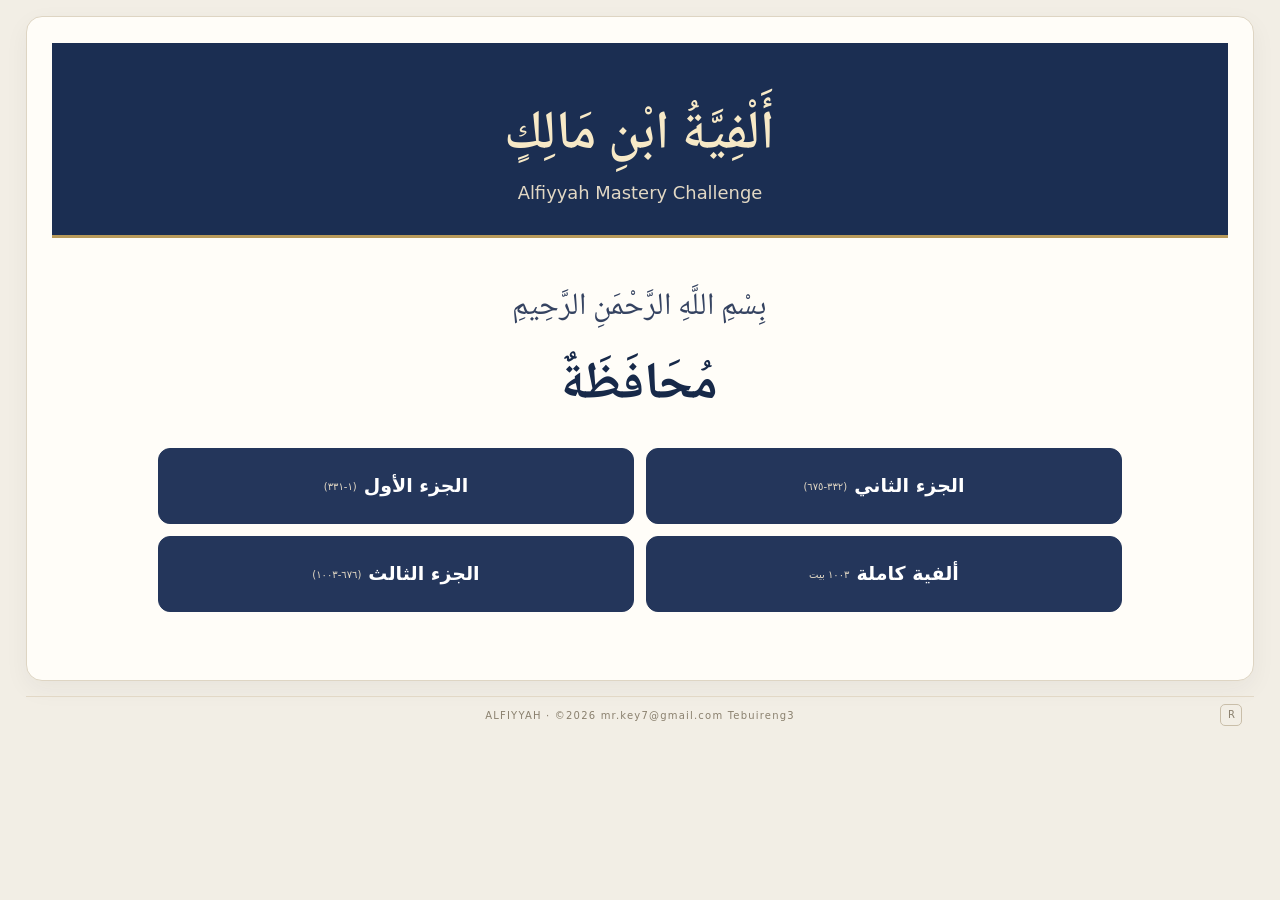
<file: index.html>
<!doctype html>
<html lang="id">
<head>
<meta charset="utf-8">
<meta name="viewport" content="width=device-width, initial-scale=1">
<meta name="theme-color" content="#172554">
<link href="https://fonts.googleapis.com/css2?family=Noto+Naskh+Arabic:wght@400;500;600;700&display=swap" rel="stylesheet">
<!-- Aset CSS memakai token unik setelah tombol R agar cache HTTP tidak dipakai. -->
<script>
(() => {
    const token = new URLSearchParams(location.search).get("_fresh");
    const suffix = token ? "?_fresh=" + encodeURIComponent(token) : "";
    [
        "./gaya/dasar.css",
        "./gaya/potret-sempit.css",
        "./gaya/potret-lebar.css",
        "./gaya/landskap-pendek.css",
        "./gaya/landskap-tinggi.css"
    ].forEach(alamat => {
        const tautan = document.createElement("link");
        tautan.rel = "stylesheet";
        tautan.href = alamat + suffix;
        document.head.appendChild(tautan);
    });
})();
</script>
<title>Alfiyyah - Belajar Alfiyyah Ibnu Malik</title>
</head>
<body>
<main class="wadah-aplikasi">
<section class="panel panel-beranda" id="beranda">
        <div class="identitas-beranda">
            <h1 class="judul-arab" lang="ar">أَلْفِيَّةُ ابْنِ مَالِكٍ</h1>
						<p class="subjudul-beranda">Alfiyyah Mastery Challenge</p>
        </div>
        <div class="isi-beranda">
            <p class="basmalah" lang="ar">بِسْمِ اللَّهِ الرَّحْمَنِ الرَّحِيمِ</p>
             <button class="mode-arab" id="modeArab" type="button">
    <span lang="ar">مُحَافَظَةٌ</span>
</button>
                    <div class="pilihan-bagian">
                        <button class="tombol-bagian" data-bagian="awal" type="button" disabled><strong lang="ar">الجزء الأول</strong><span>(١-٣٣١)</span></button>
                        <button class="tombol-bagian" data-bagian="tsani" type="button" disabled><strong lang="ar">الجزء الثاني</strong><span>(٣٣٢-٦٧٥)</span></button>
                        <button class="tombol-bagian" data-bagian="tsalits" type="button" disabled><strong lang="ar">الجزء الثالث</strong><span>(٦٧٦-١٠٠٣)</span></button>
                        <button class="tombol-bagian" data-bagian="semua" type="button" disabled><strong lang="ar">ألفية كاملة</strong><span lang="ar">١٠٠٣ بيت</span></button>
                    </div>
                </section>
            </div>
            <div class="status-pemuatan" id="statusPemuatan" role="status" aria-live="polite">Memuat data Alfiyyah...</div>
        </div>
        <footer class="kaki-beranda"><span>ALFIYYAH · ©2026 mr.key7@gmail.com Tebuireng3</span><button class="tombol-hapus-tembolok" id="tombolAturUlangTembolok" type="button" aria-label="Reset cache" title="Reset cache">R</button></footer>
    </section>

    </main>
<script>
(() => {
    const token = new URLSearchParams(location.search).get("_fresh");
    const skrip = document.createElement("script");
    skrip.src = "./halaman-pembuka/app.js" +
        (token ? "?_fresh=" + encodeURIComponent(token) : "");
    document.body.appendChild(skrip);
})();
</script>
</body>
</html>
</file>
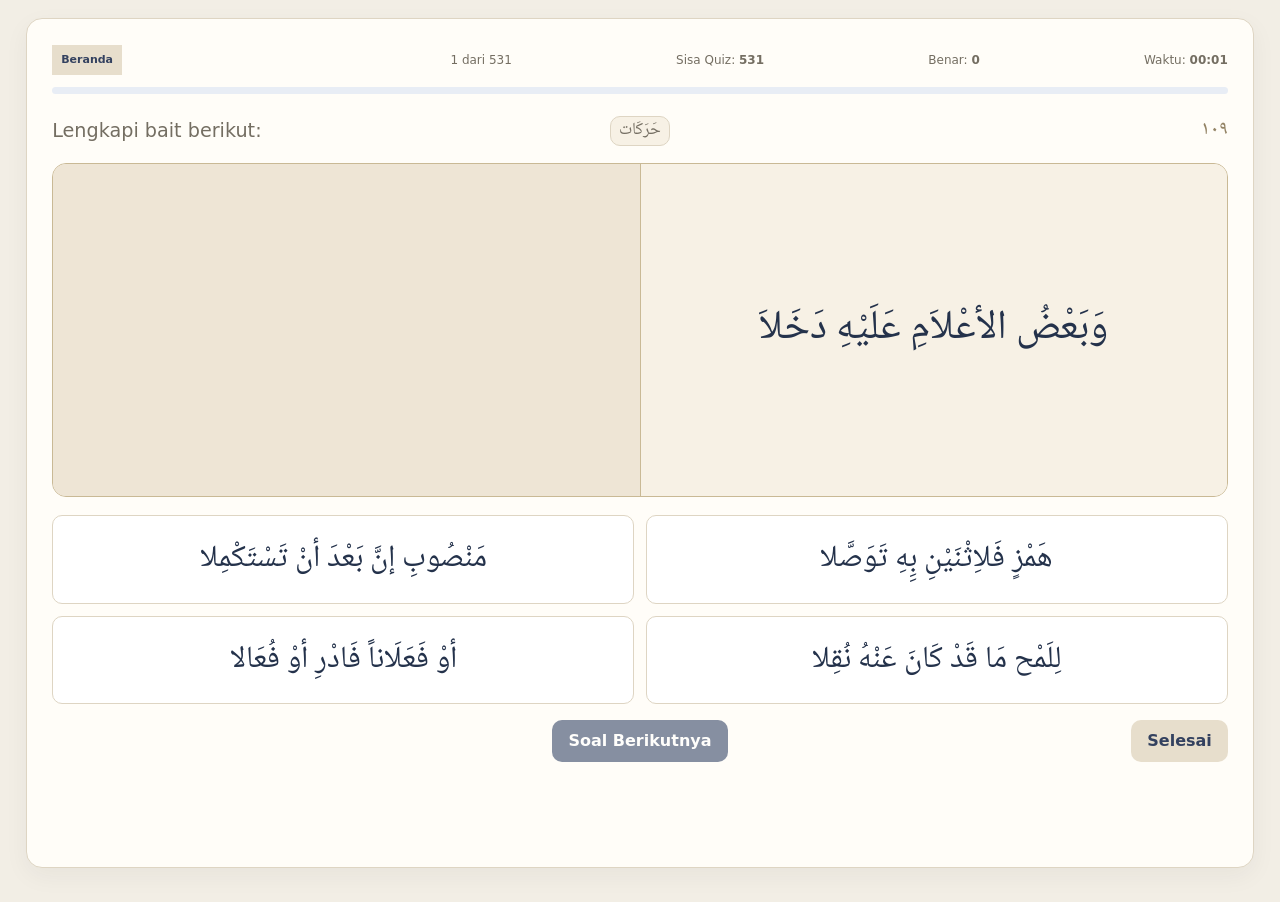
<file: asilah/index.html>
<!doctype html>
<html lang="id">
<head>
<meta charset="utf-8">
<meta name="viewport" content="width=device-width, initial-scale=1">
<meta name="theme-color" content="#172554">
<link href="https://fonts.googleapis.com/css2?family=Noto+Naskh+Arabic:wght@400;500;600;700&display=swap" rel="stylesheet">
<script>
(() => {
    const token = new URLSearchParams(location.search).get("_fresh");
    const suffix = token ? "?_fresh=" + encodeURIComponent(token) : "";
    [
        "./gaya/dasar.css",
        "./gaya/potret-sempit.css",
        "./gaya/potret-lebar.css",
        "./gaya/landskap-pendek.css",
        "./gaya/landskap-tinggi.css",
        "./gaya/penyesuaian.css"
    ].forEach(alamat => {
        const tautan = document.createElement("link");
        tautan.rel = "stylesheet";
        tautan.href = alamat + suffix;
        document.head.appendChild(tautan);
    });
})();
</script>
<title>Asilah · Alfiyyah</title>
</head>
<body>
<main class="wadah-aplikasi">
    <p class="status-pemuatan" id="statusPemuatan" role="status" aria-live="polite">Memuat data Alfiyyah...</p>
    <section class="panel" id="kuis">
        <div class="info-kuis">
            <a class="sekunder" href="../index.html" style="display:inline-flex;align-items:center;text-decoration:none">Beranda</a>
            <span id="labelBagian" lang="ar"></span>
            <span id="nomorSoal">1 dari 0</span>
            <span>Sisa Quiz: <strong id="sisaKuis">0</strong></span>
            <span>Benar: <strong id="skor">0</strong></span>
            <span>Waktu: <strong id="waktu">00:00</strong></span>
        </div>
        <div class="jalur-kemajuan"><div id="batangKemajuan"></div></div>
        <div class="judul-soal">
            <p class="label-soal">Lengkapi bait berikut:</p>
            <button class="tombol-harakat" id="tombolHarakat" type="button" lang="ar" aria-label="Ubah tampilan harakat" aria-pressed="true">حَرَكَات</button>
            <div class="nomor-bait" id="nomorBait" lang="ar"></div>
        </div>
        <div class="wadah-bait" id="wadahBait">
            <div class="setengah-bait" id="setengahKanan" lang="ar"></div>
            <div class="setengah-bait" id="setengahKiri" lang="ar"></div>
        </div>
        <div class="daftar-pilihan" id="daftarPilihan"></div>
        <div class="aksi">
            <div class="umpan-balik" id="umpanBalik" aria-live="polite"></div>
            <button class="utama" id="tombolBerikutnya" type="button" disabled>Soal Berikutnya</button>
            <button class="sekunder" id="tombolSelesai" type="button">Selesai</button>
        </div>
    </section>
    <section class="panel" id="hasil">
        <p class="label-soal">Sesi kuis selesai</p>
        <div class="skor-hasil" id="skorAkhir">0/0</div>
        <div class="rincian-hasil" id="rincianAkhir"></div>
        <div class="aksi aksi-hasil">
            <button class="utama" id="tombolUlangi" type="button">Ulangi Bagian Ini</button>
            <button class="sekunder" id="tombolBeranda" type="button">Kembali ke Beranda</button>
        </div>
    </section>
</main>
<script>
(() => {
    const token = new URLSearchParams(location.search).get("_fresh");
    const suffix = token ? "?_fresh=" + encodeURIComponent(token) : "";
    document.querySelectorAll('a[href="../index.html"]').forEach(tautan => {
        if (!token) return;
        const alamat = new URL(tautan.href);
        alamat.searchParams.set("_fresh", token);
        tautan.href = alamat.href;
    });

    ["../global/teks.js", "./app.js"].forEach(alamat => {
        const skrip = document.createElement("script");
        skrip.src = alamat + suffix;
        skrip.async = false;
        document.body.appendChild(skrip);
    });
})();
</script>
</body>
</html>
</file>
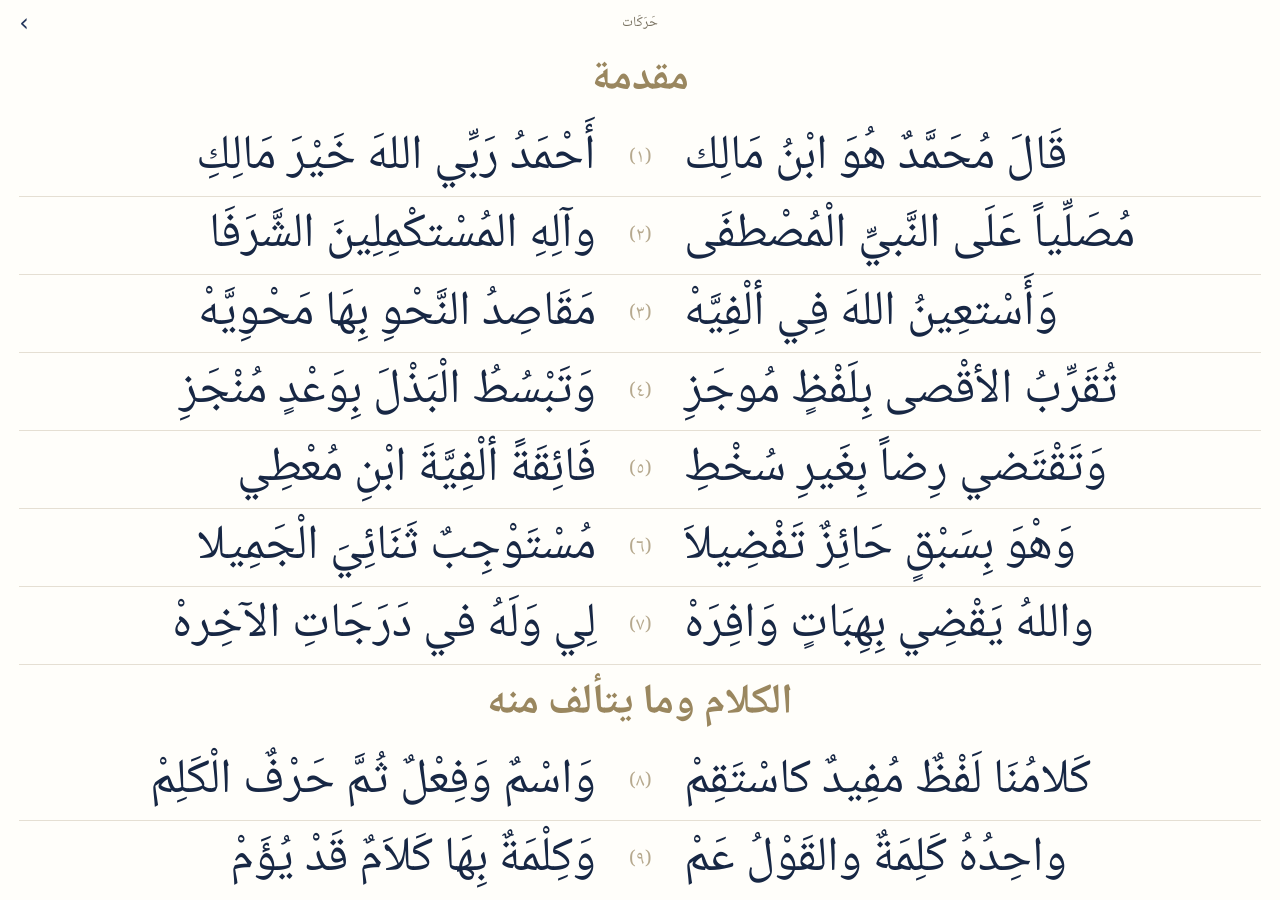
<file: muhafadzah/index.html>
<!doctype html>
<html lang="id">
<head>
<meta charset="utf-8">
<meta name="viewport" content="width=device-width, initial-scale=1">
<meta name="theme-color" content="#172554">
<link href="https://fonts.googleapis.com/css2?family=Noto+Naskh+Arabic:wght@400;500;600;700&display=swap" rel="stylesheet">
<script>
(() => {
    const token = new URLSearchParams(location.search).get("_fresh");
    const tautan = document.createElement("link");
    tautan.rel = "stylesheet";
    tautan.href = "./gaya.css" + (token ? "?_fresh=" + encodeURIComponent(token) : "");
    document.head.appendChild(tautan);
})();
</script>
<title>Muhafadzah · Alfiyyah</title>
</head>
<body>
<main class="halaman-muhafadzah">
    <header class="kepala-halaman">
        <a class="tombol-beranda" href="../index.html" aria-label="Beranda">‹</a>
        <button class="tombol-harakat" id="tombolHarakat" type="button" aria-pressed="true" aria-label="Ubah tampilan harakat">حَرَكَات</button>
    </header>
    <section class="daftar-bait" id="daftarBait" aria-live="polite"></section>
    <p class="catatan-halaman" id="statusPemuatan" role="status" aria-live="polite"></p>
</main>
<script>
(() => {
    const token = new URLSearchParams(location.search).get("_fresh");
    const suffix = token ? "?_fresh=" + encodeURIComponent(token) : "";
    const beranda = document.querySelector(".tombol-beranda");
    if (token && beranda) {
        const alamat = new URL(beranda.href);
        alamat.searchParams.set("_fresh", token);
        beranda.href = alamat.href;
    }

    ["../global/teks.js", "./app.js"].forEach(alamat => {
        const skrip = document.createElement("script");
        skrip.src = alamat + suffix;
        skrip.async = false;
        document.body.appendChild(skrip);
    });
})();
</script>
</body>
</html>
</file>
